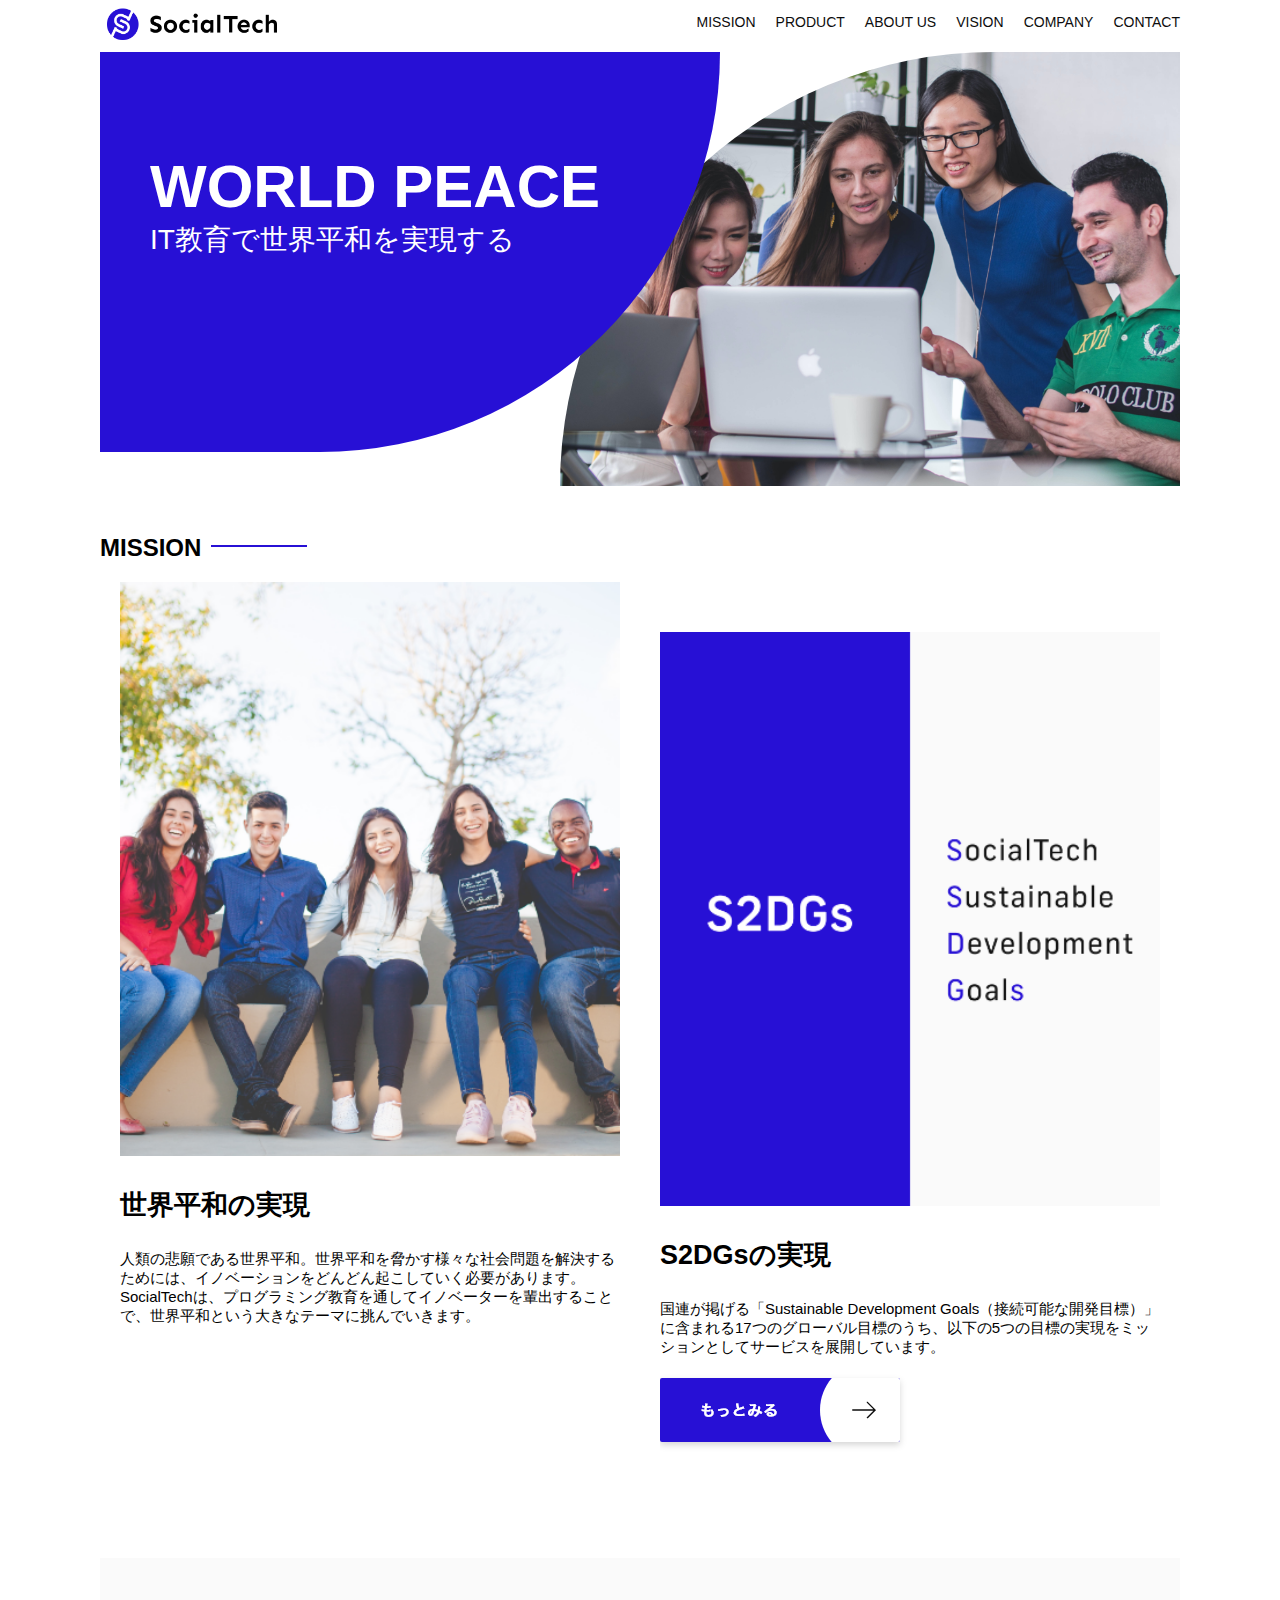
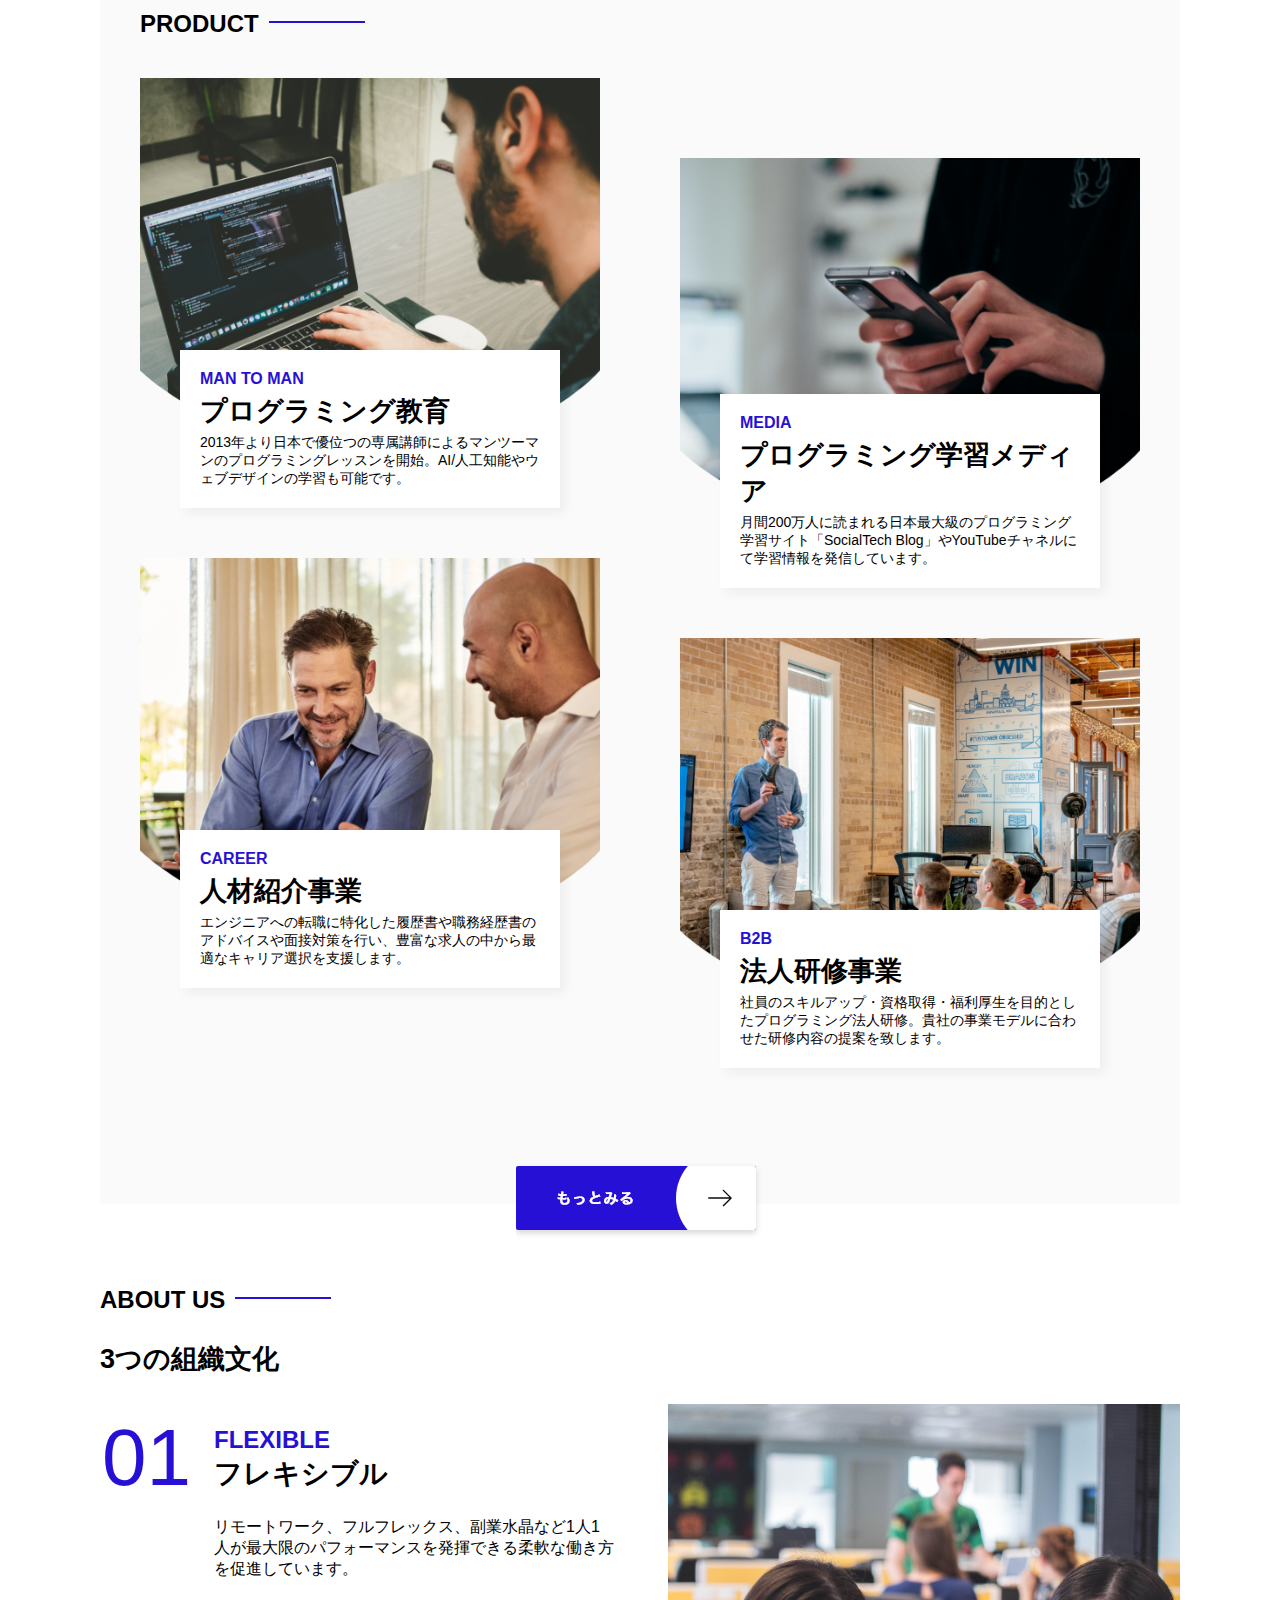
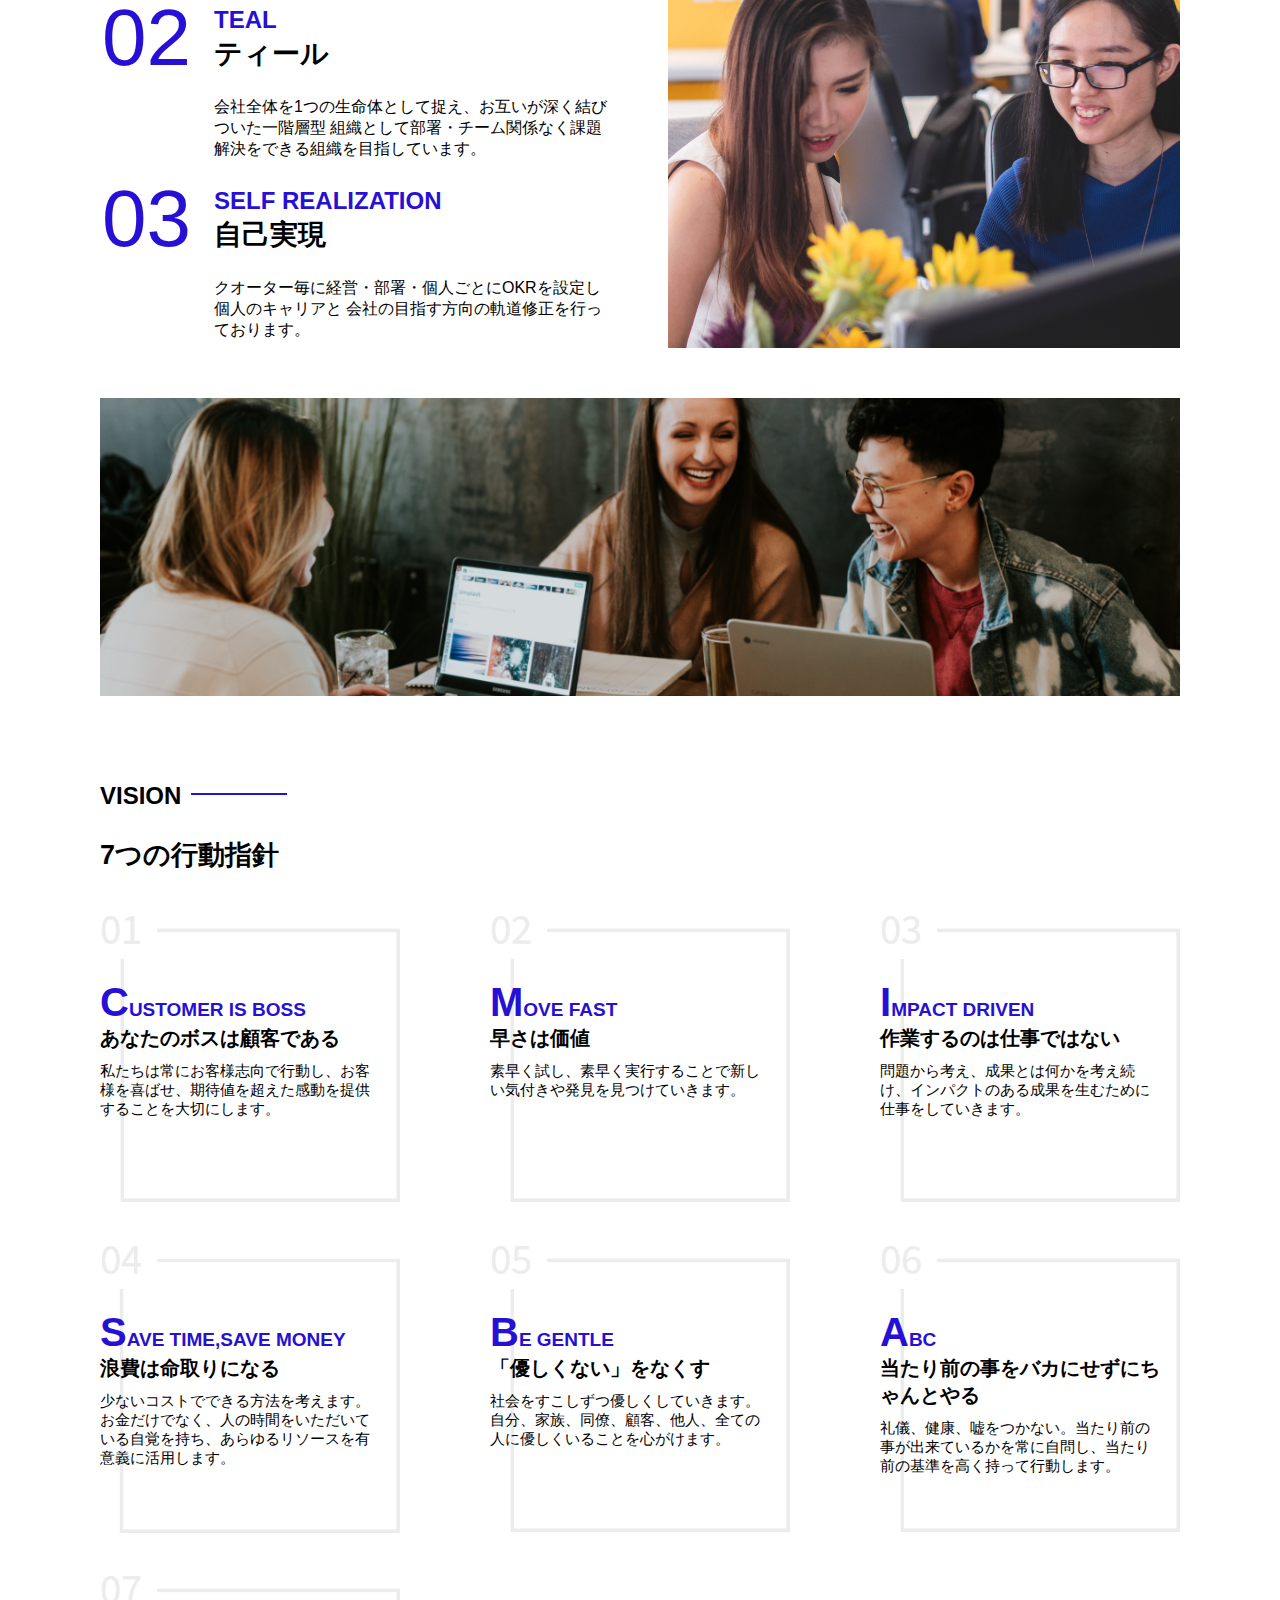
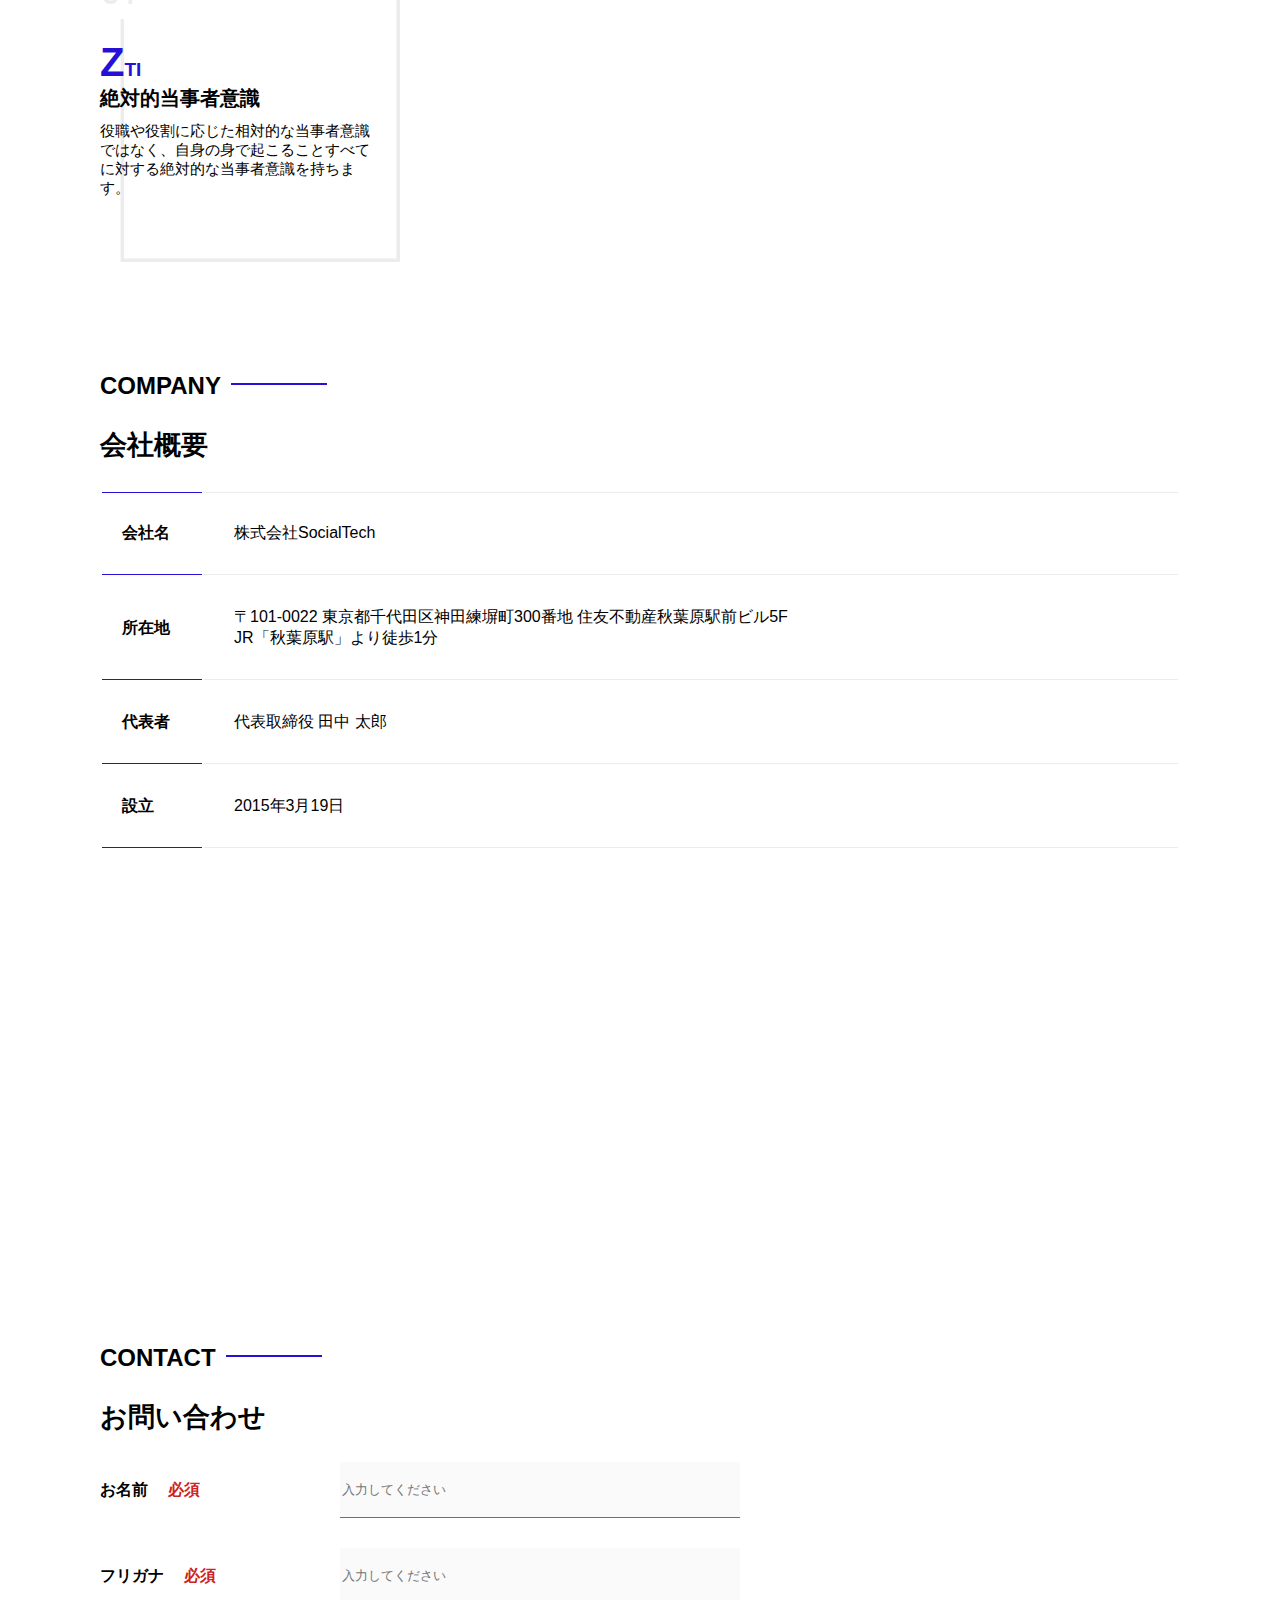
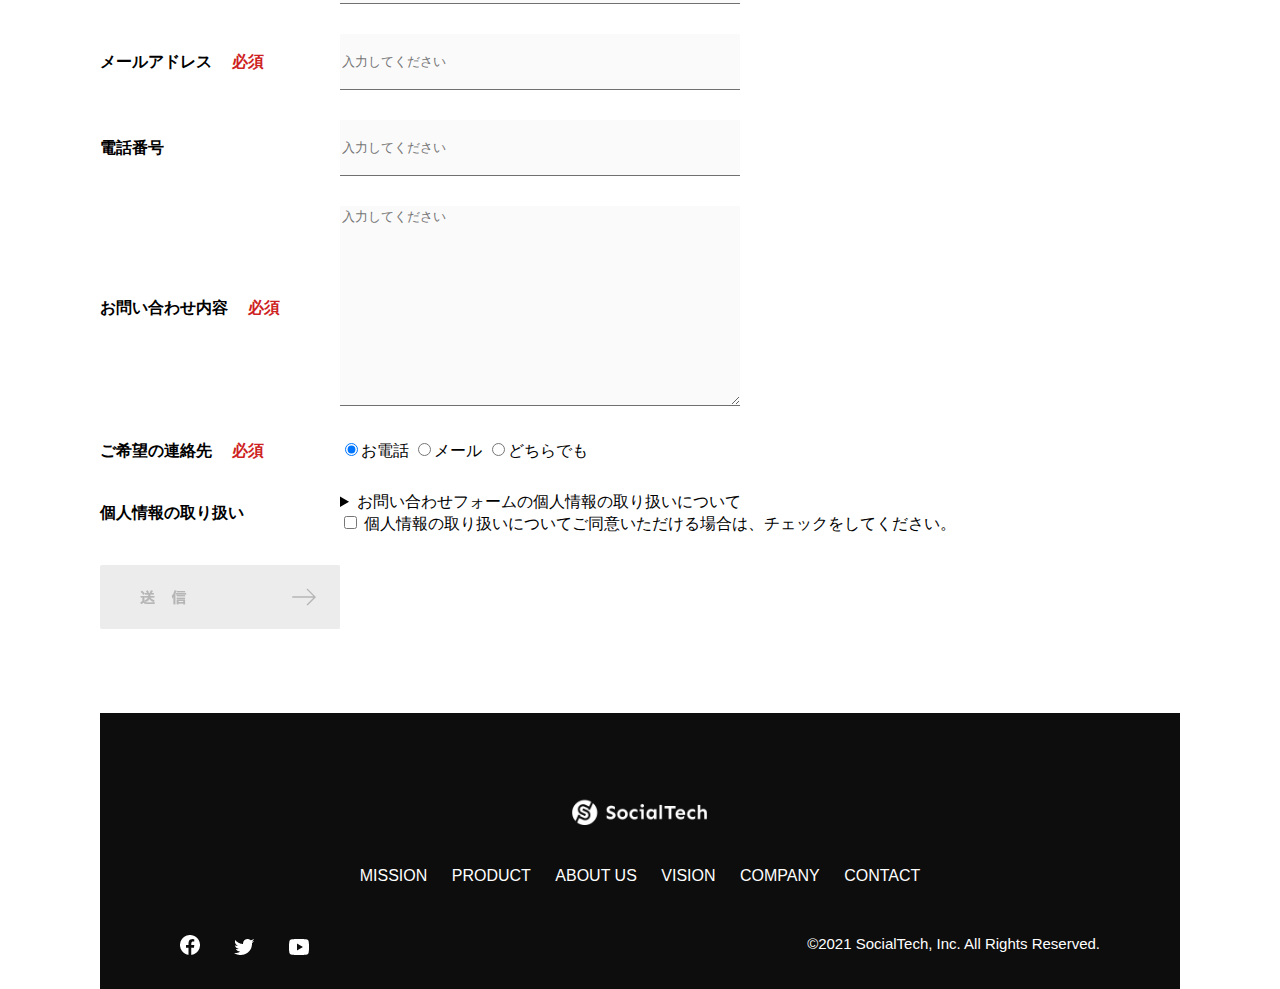
<file: socialtech/index.html>
<!DOCTYPE html>
<html>
  <head>
    <title>SocialTech</title>
    <meta charset="UTF-8">
    <meta name="descripsion" content="SocialTechはEdTech業界のリーディングカンパニーを目指します。">
    <meta name="viewport" content="width=device-width, initial-scale=1.0">
    <link rel="stylesheet" href="style.css">
  </head>
  <body>
    <header>
      <a href="index.html" id="logo">
        <img src="images/logo.png" alt="トップページに戻る">
      </a>
      <nav id="nav-pc">
        <ul>
          <li><a href="mission.html">MISSION</a></li>
          <li><a href="product.html">PRODUCT</a></li>
          <li><a href="index.html#aboutus">ABOUT US</a></li>
          <li><a href="index.html#vision">VISION</a></li>
          <li><a href="index.html#company">COMPANY</a></li>
          <li><a href="index.html#contact">CONTACT</a></li>
        </ul>
      </nav>
       <!-- スマホ用メニューボタン -->
       <button id="menu-sp" onclick="document.getElementById('nav-sp').style.display = 'block'">
        <img src="images/button-menu.png" alt="ナビゲーションを開く">
      </button>
      <!-- スマホ用ナビゲーション -->
       <div id="nav-sp">
        <button id="close" onclick="document.getElementById('nav-sp').style.display = 'none'">
          <img src="images/button-close.png" alt="ナビゲーションを閉じる">
        </button>
        
        <nav>
          <ul>
            <li>
              <a id="logo-sp" href="index.html" onclick="document.getElementById('nav-sp').style.display = 'none'"><img src="images/logo-sp.png" alt="トップページに戻る"></a>
            </li>
            <li><a class="menu" href="mission.html" onclick="document.getElementById('nav-sp').style.display = 'none'">MISSION</a></li>
            <li><a class="menu" href="product.html" onclick="document.getElementById('nav-sp').style.display = 'none'">PRODUCT</a></li>
            <li><a class="menu" href="index.html#aboutus" onclick="document.getElementById('nav-sp').style.display = 'none'">ABOUT US</a></li>
            <li><a class="menu" href="index.html#vision" onclick="document.getElementById('nav-sp').style.display = 'none'">VISION</a></li>
            <li><a class="menu" href="index.html#company" onclick="document.getElementById('nav-sp').style.display = 'none'">COMPANY</a></li>
            <li><a class="menu" href="index.html#contact" onclick="document.getElementById('nav-sp').style.display = 'none'">CONTACT</a></li>
          </ul>
        </nav>
        <div id="sns">
          <a href="https://www.facebook.com/sejuku2013">
            <img src="images/button-facebook.png" alt="Facebookのリンク">
          </a>
          <a href="https://twitter.com/samuraijuku">
            <img src="images/button-twitter.png" alt="Twitterのリンク">
          </a>
          <a href="https://www.youtube.com/channel/UCCFOQO5aDK0xXam4cUQXT8g">
            <img src="images/button-youtube.png" alt="YouTubeのリンク">
          </a>
        </div>
       </div>
    </header>
    <main>
      <article>
        <section id="main-visual">
          <div id="main-message">
            <h1>WORLD PEACE</h1>
            <p>IT教育で世界平和を実現する</p>
          </div>
          <img src="images/index/index-main.png" alt="PCの周りに集まる多国籍の仲間たち">
        </section>
        <section id="mission">
          <h2 class="index-h2">MISSION</h2>
          <div id="mission-flex">
            <div>
              <img id="mission-photo" src="images/index/index-mission.png" alt="屋外のベンチで写真を撮影する多国籍の仲間たち">
              <h3>世界平和の実現</h3>
              <p>
                人類の悲願である世界平和。世界平和を脅かす様々な社会問題を解決するためには、イノベーションをどんどん起こしていく必要があります。SocialTechは、プログラミング教育を通してイノベーターを輩出することで、世界平和という大きなテーマに挑んでいきます。
              </p>
            </div>
            <div>
              <img id="s2dgs" src="images/index/s2dgs.png" alt="S2DGs">
              <h3>S2DGsの実現</h3>
              <p>国連が掲げる「Sustainable Development Goals（接続可能な開発目標）」に含まれる17つのグローバル目標のうち、以下の5つの目標の実現をミッションとしてサービスを展開しています。</p>
              <a href="mission.html">
                <img src="images/button-more.png" alt="もっとみる">
              </a>
            </div>
          </div>
        </section>
        <section id="product">
          <h2 class="index-h2">PRODUCT</h2>
           <div class="product-flex">
             <div id="product-left">
              <div>
               <img class="product-photo" src="images/index/index-mantoman.png" alt="PCでコードを書く男性">
               <div class="product-explain">
                 <span>MAN TO MAN</span>
                 <h3>プログラミング教育</h3>
                 <p>2013年より日本で優位つの専属講師によるマンツーマンのプログラミングレッスンを開始。AI/人工知能やウェブデザインの学習も可能です。</p>
               </div>
              </div>
              <div>
               <img class="product-photo" src="images/index/index-career.png" alt="笑顔で話し合う2人の男性">
               <div class="product-explain">
                 <span>CAREER</span>
                 <h3>人材紹介事業</h3>
                 <p>エンジニアへの転職に特化した履歴書や職務経歴書のアドバイスや面接対策を行い、豊富な求人の中から最適なキャリア選択を支援します。</p>
               </div>
              </div>
             </div>
             <div id="product-right">
              <div>
                <img class="product-photo" src="images/index/index-media.png" alt="スマートフォンを操作する人">
                <div class="product-explain">
                  <span>MEDIA</span>
                  <h3>プログラミング学習メディア</h3>
                  <p>月間200万人に読まれる日本最大級のプログラミング学習サイト「SocialTech Blog」やYouTubeチャネルにて学習情報を発信しています。</p>
                </div>
              </div>
              <div>
                <img class="product-photo" src="images/index/index-b2b.png" alt="講演中の男性とそれを聴く人々">
                <div class="product-explain">
                  <span>B2B</span>
                  <h3>法人研修事業</h3>
                  <p>社員のスキルアップ・資格取得・福利厚生を目的としたプログラミング法人研修。貴社の事業モデルに合わせた研修内容の提案を致します。</p>
                </div>
              </div>
             </div>
           </div>  
             <div id="product-more">
               <a href="product.html">
                 <img src="images/button-more.png" alt="もっとみる">
               </a>
             </div>
         </section>
         <section id="aboutus">
           <h2 class="index-h2">ABOUT US</h2>
           <h3>3つの組織文化</h3>
           <div>
             <table class="culture-table">
               <tr>
                 <td class="culture-num">01</td>
                 <th><span class="culture-en">FLEXIBLE</span><br>フレキシブル</th>
               </tr>
               <tr>
                 <td>

                 </td>
                 <td class="culture-description">リモートワーク、フルフレックス、副業水晶など1人1人が最大限のパフォーマンスを発揮できる柔軟な働き方を促進しています。</td>
               </tr>
               <tr>
                 <td class="culture-num">02</td>
                 <th><span class="culture-en">TEAL</span><br>ティール</th>
               </tr>
               <tr>
                 <td>

                 </td>
                 <td class="culture-description">会社全体を1つの生命体として捉え、お互いが深く結びついた一階層型 組織として部署・チーム関係なく課題解決をできる組織を目指しています。</td>
               </tr>
               <tr>
                 <td class="culture-num">03</td>
                 <th><span class="culture-en">SELF REALIZATION</span><br>自己実現</th>
               </tr>
               <tr>
                 <td>

                 </td>
                 <td class="culture-description">クオーター毎に経営・部署・個人ごとにOKRを設定し個人のキャリアと 会社の目指す方向の軌道修正を行っております。</td>
               </tr>
             </table>
             <img class="culture-img" src="images/index/index-aboutus1.png" alt="笑顔で話し合う2人の女性">
           </div>
           <img class="culture-img2" src="images/index/index-aboutus2.png" alt="笑顔で話し合う3人の男女">
         </section>
         <!-- VISION -->
          <section id="vision">
            <h2 class="index-h2">VISION</h2>
            <h3>7つの行動指針</h3>
            <div>
                <div class="vision-box">
                  <img src="images/index/vision-01.png" alt="01">
                  <div>
                    <h4>CUSTOMER IS BOSS</h4>
                    <h5>あなたのボスは顧客である</h5>
                    <p>私たちは常にお客様志向で行動し、お客様を喜ばせ、期待値を超えた感動を提供することを大切にします。</p>
                  </div>
                </div>
                <div class="vision-box">
                  <img src="images/index/vision-02.png" alt="02">
                  <div>
                    <h4>MOVE FAST</h4>
                    <h5>早さは価値</h5>
                    <p>素早く試し、素早く実行することで新しい気付きや発見を見つけていきます。</p>
                  </div>
                </div>
                <div class="vision-box">
                  <img src="images/index/vision-03.png" alt="03">
                  <div>
                    <h4>IMPACT DRIVEN</h4>
                    <h5>作業するのは仕事ではない</h5>
                    <p>問題から考え、成果とは何かを考え続け、インパクトのある成果を生むために仕事をしていきます。</p>
                  </div>
                </div>
                <div class="vision-box">
                  <img src="images/index/vision-04.png" alt="04">
                  <div>
                    <h4>SAVE TIME,SAVE MONEY</h4>
                    <h5>浪費は命取りになる</h5>
                    <p>少ないコストでできる方法を考えます。お金だけでなく、人の時間をいただいている自覚を持ち、あらゆるリソースを有意義に活用します。</p>
                  </div>
                </div>
                <div class="vision-box">
                  <img src="images/index/vision-05.png" alt="05">
                  <div>
                    <h4>BE GENTLE</h4>
                    <h5>「優しくない」をなくす</h5>
                    <p>社会をすこしずつ優しくしていきます。自分、家族、同僚、顧客、他人、全ての人に優しくいることを心がけます。</p>
                  </div>
                </div>
                <div class="vision-box">
                  <img src="images/index/vision-06.png" alt="06">
                  <div>
                    <h4>ABC</h4>
                    <h5>当たり前の事をバカにせずにちゃんとやる</h5>
                    <p>礼儀、健康、嘘をつかない。当たり前の事が出来ているかを常に自問し、当たり前の基準を高く持って行動します。</p>
                  </div>
                </div>
                <div class="vision-box">
                  <img src="images/index/vision-07.png" alt="07">
                  <div>
                    <h4>ZTI</h4>
                    <h5>絶対的当事者意識</h5>
                    <p>役職や役割に応じた相対的な当事者意識ではなく、自身の身で起こることすべてに対する絶対的な当事者意識を持ちます。</p>
                  </div>
                </div>
            </div>
          </section>
          <!-- COMPANY -->
           <section id="company">
            <h2 class="index-h2">COMPANY</h2>
            <h3>会社概要</h3>
               <table id="company-table">
                 <tr>
                   <th class="tableheader tableheader-first">会社名</th>
                   <td class="cell cell-first">株式会社SocialTech</td>
                 </tr>
                 <tr>
                    <th class="tableheader">所在地</th>
                    <td class="cell">〒101-0022 東京都千代田区神田練塀町300番地 住友不動産秋葉原駅前ビル5F<br>JR「秋葉原駅」より徒歩1分</td>
                 </tr>
                 <tr>
                    <th class="tableheader">代表者</th>
                    <td class="cell">代表取締役 田中 太郎</td>
                 </tr>
                 <tr>
                    <th class="tableheader">設立</th>
                    <td class="cell">2015年3月19日</td>
                 </tr>
               </table>
            <iframe
              src="https://www.google.com/maps/embed?pb=!1m18!1m12!1m3!1d3240.0688540195165!2d139.7746526!3d35.6999232!2m3!1f0!2f0!3f0!3m2!1i1024!2i768!4f13.1!3m3!1m2!1s0x60188fee13660e23%3A0x77137876edf742ac!2z5L2P5Y-L5LiN5YuV55Sj56eL6JGJ5Y6f6aeF5YmN44OT44Or!5e0!3m2!1sja!2sjp!4v1743334179931!5m2!1sja!2sjp"
              style="border:0;" allowfullscreen="" loading="lazy">
            </iframe>
           </section>
        <!-- お問い合わせフォーム -->
        <section id="contact">
           <h2 class="contact">CONTACT</h2>
           <h3>お問い合わせ</h3>
           <form>
             <div>
                <div class="contact-heading">
                   <label class="contact-label">お名前<span class="contact-span">必須</span></label>
                </div>
                <div>
                   <input type="text" name="name" placeholder="入力してください" class="contact-textbox">
                </div>
             </div>
             <div>
                <div class="contact-heading">
                    <label class="contact-label">フリガナ<span class="contact-span">必須</span></label>
                </div>
                <div>
                    <input type="text" name="hurigana" placeholder="入力してください" class="contact-textbox">
                </div>
             </div>
             <div>
                <div class="contact-heading">
                    <label class="contact-label">メールアドレス<span class="contact-span">必須</span></label>
                </div>
                <div>
                    <input type="text" name="email" placeholder="入力してください" class="contact-textbox">
                </div>
             </div>
             <div>
                <div class="contact-heading">
                     <label class="contact-label">電話番号</label>
                </div>
                <div>
                     <input type="text" name="tel" placeholder="入力してください" class="contact-textbox">
                </div>
              </div>
              <div>
                <div class="contact-heading">
                     <label class="contact-label">お問い合わせ内容<span class="contact-span">必須</span></label>
                </div>
                <div>
                     <textarea class="contact-textarea" placeholder="入力してください" name="message"></textarea>
                </div>
              </div>
              <div>
                <div class="contact-heading">
                     <label class="contact-label">ご希望の連絡先<span class="contact-span">必須</span></label>
                </div>
                <div>
                     <input class="radiobutton" type="radio" value="tel" name="contact" checked><label>お電話</label>
                     <input class="radiobutton" type="radio" value="tel" name="contact"><label>メール</label>
                     <input class="radiobutton" type="radio" value="tel" name="contact"><label>どちらでも</label>
                </div>
              </div>
                <div>
                  <div class="contact-heading">
                    <label class="contact-label">個人情報の取り扱い</label>
                  </div>
                  <div>
                    <details>
                      <summary>お問い合わせフォームの個人情報の取り扱いについて</summary>
                      <div>
                        <dl>
                          <dt>１．組織の名称又は氏名</dt>
                          <dd>株式会社SocialTech</dd>
                          <dt>２．個人情報保護管理者（若しくはその代理人）の氏名又は職名、所属及び連絡先</dt>
                          <dd>
                            <p>鈴木 一郎 コーポレート部</p>
                            <p>メールアドレス：samurai@example.com</p>
                            <p>TEL：03-1234-5678</p>
                          </dd>
                          <dt>３．個人情報の利用目的</dt>
                          <dd>
                            <ul>
                              <li>本サービス及び本サービスに関連する情報の提供又はそれらに関する連絡のため</li>
                              <li>ユーザーの本人確認のため</li>
                              <li>当社サービスのご案内のため</li>
                              <li>当社の商品等の広告または宣伝（電子メールによるものを含むものとします。）</li>
                            </ul>
                          </dd>
                          <dt>４．個人情報の取り扱い業務の委託</dt>
                          <dd>個人情報の取扱業務の全部または一部を外部に業務委託する場合があります。その際、弊社は、個人情報を適切に保護できる管理体制を敷き実行していることを条件として委託先を厳選したうえで、機密保持契約を委託先と締結し、お客様の個人情報を厳密に管理させます。</dd>
                          <dt>５．個人情報の開示等の請求</dt>
                          <dd>
                            お客様は、弊社に対してご自身の個人情報の開示等（利用目的の通知、開示、内容の訂正・追加・削除、利用の停止または消去、第三者への提供の停止）に関して、当社問合わせ窓口に申し出ることができます。<br>
                            その際、弊社はお客様ご本人を確認させていただいたうえで、合理的な期間内に対応いたします。<br>
                            なお、個人情報に関する弊社問合わせ先は、次の通りです。
                          </dd>
                          <dd>
                            <p>株式会社SocialTech  個人情報問合せ窓口</p>
                            <p>〒150-0043  東京都千代田区神田練塀町300番地 住友不動産秋葉原駅前ビル5F</p>
                            <p>メールアドレス：samurai@example.com  TEL：03-1234-5678</p>
                          </dd>

                          <dt>６．個人情報を提供されることの任意性について</dt>
                          <dd>お客様がご自身の個人情報を弊社に提供されるか否かは、お客様のご判断によりますが、もしご提供されない場合には、適切なサービスが提供できない場合がありますので予めご了承ください。</dd>
                        </dl>
                      </div>
                    </details>
                    <input type="checkbox" name="agree">
                    <span>個人情報の取り扱いについてご同意いただける場合は、チェックをしてください。</span>
                  </div>
                </div>
                 <input type="image" src="images/button-submit.png" alt="送信する">
           </form>
        </section>
      </article>
    </main>

    <footer>
      <div id="footer-logo">
        <img src="images/logo-sp.png" alt="SocialTech">
      </div>
      <div id="footer-link">
        <a href="mission.html">MISSION</a>
        <a href="product.html">PRODUCT</a>
        <a href="index.html#aboutus">ABOUT US</a>
        <a href="index.html#vision">VISION</a>
        <a href="index.html#company">COMPANY</a>
        <a href="index.html#contact">CONTACT</a>
      </div>
      <div id="sns-footer">
        <div class="sns-btns">
          <a href="https://www.facebook.com/sejuku2013"><img src="images/button-facebook.png" alt="Facebookのリンク"></a>
          <a href="https://twitter.com/samuraijuku"><img src="images/button-twitter.png" alt="Twitterのリンク"></a>
          <a href="https://www.youtube.com/channel/UCCFOQO5aDK0xXam4cUQXT8g"><img src="images/button-youtube.png" alt="YouTubeのリンク"></a>
        </div>
        <p id="copyright">&copy;2021 SocialTech, Inc. All Rights Reserved.</p>
      </div>
    </footer>
  </body>
</html>
</file>
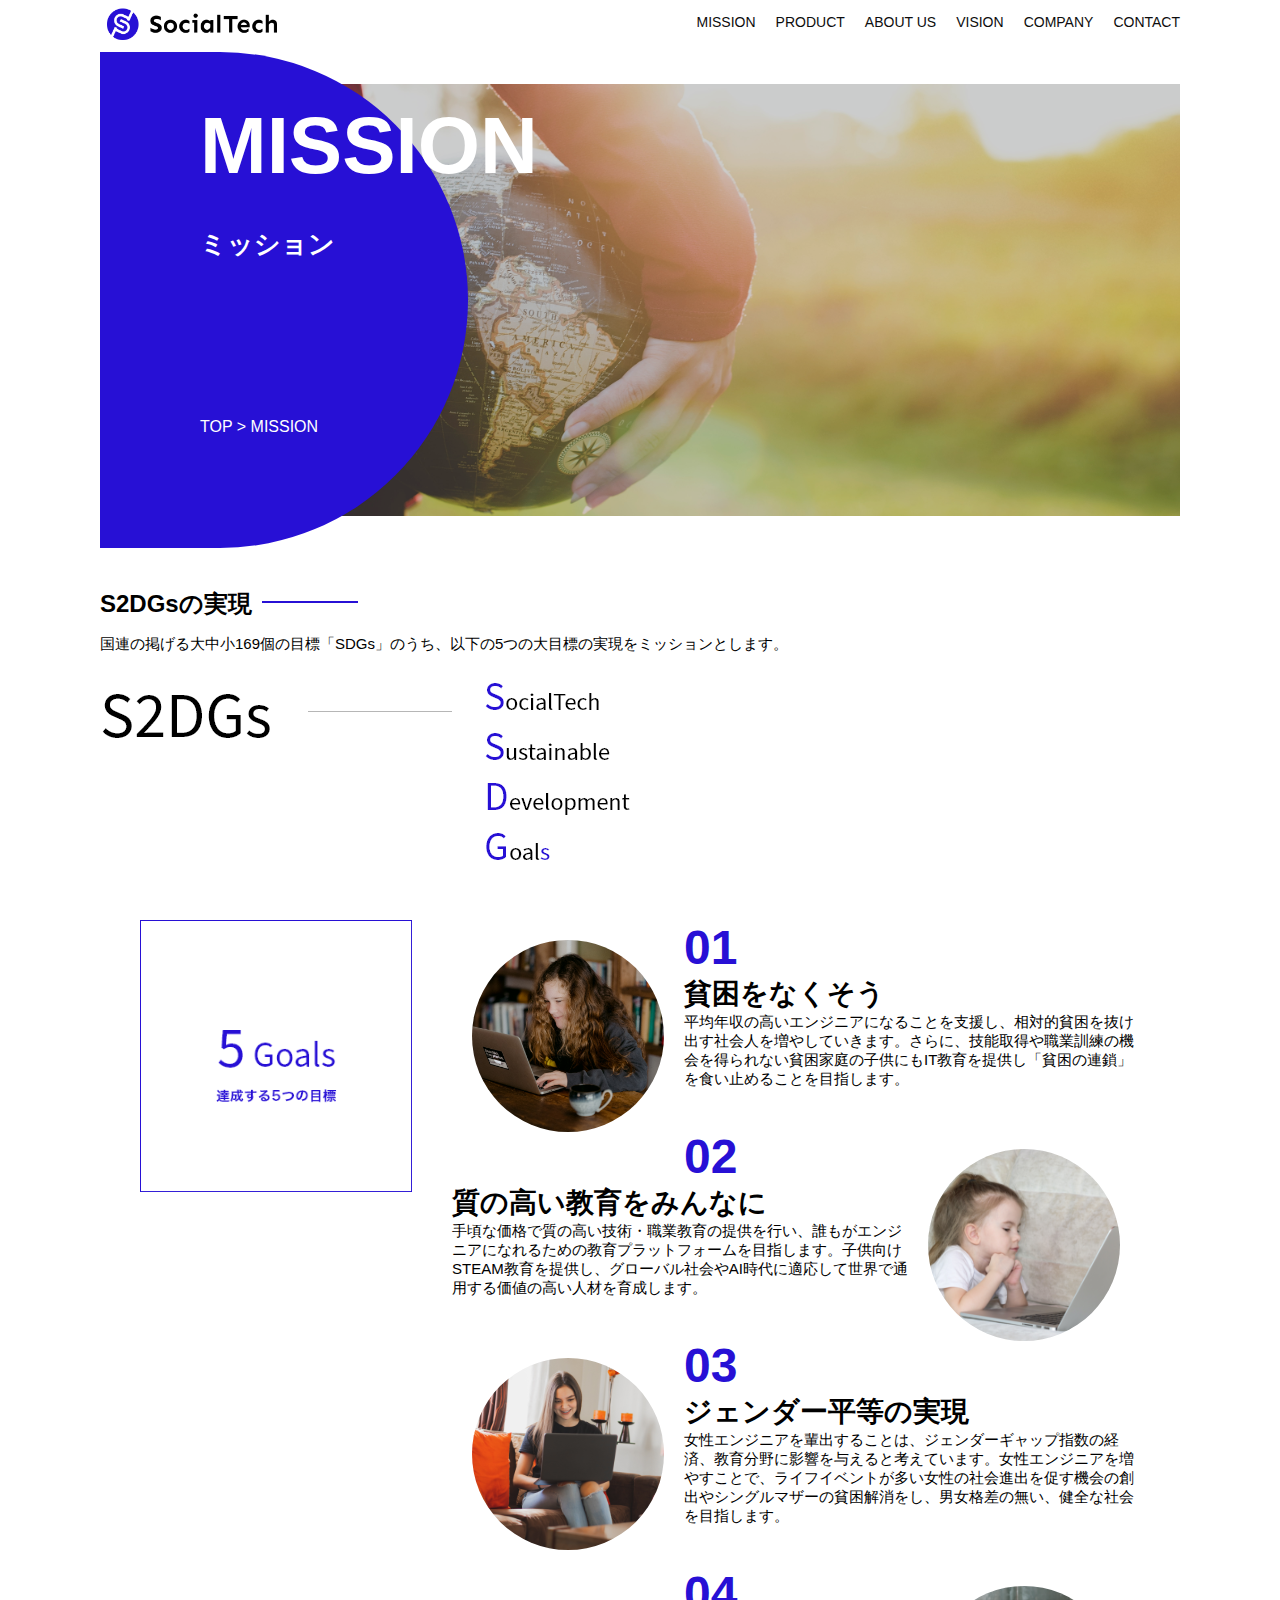
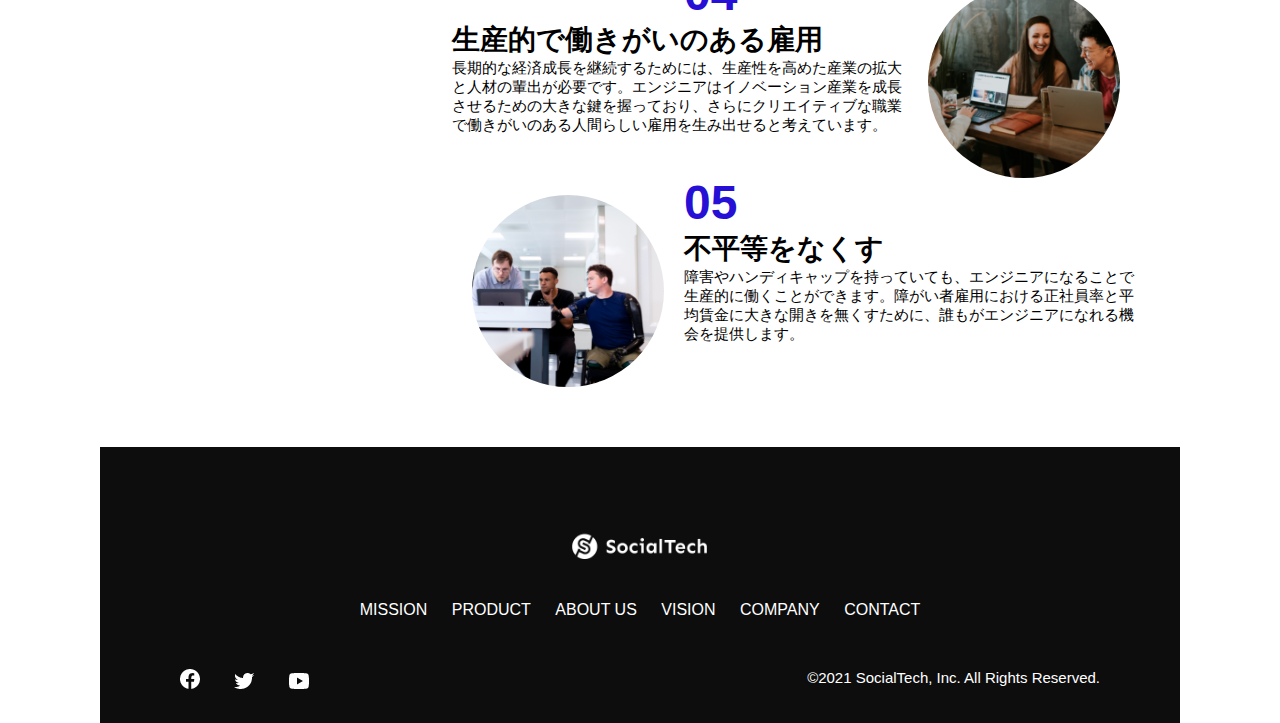
<file: socialtech/mission.html>
<!DOCTYPE html>
<html>
  <head>
    <title>SocialTech - MISSION ミッション -</title>   
    <meta charset="utf-8">
    <meta name="description" content="SocialTechが目指す5つの目標（S2DGs）を紹介します">
    <meta name="viewport" content="width=deveice-width, initial-scale=1.0">
    <link rel="stylesheet" href="style.css">
  </head>

  <body>
    <!-- ヘッダー -->
     <header>
       <!-- ロゴ -->
       <a href="index.html" id="logo">
        <img src="images/logo.png" alt="トップページに戻る">
       </a>

       <!-- pc用ナビーゲーション -->
       <nav id="nav-pc">
         <ul>
           <li><a href="mission.html">MISSION</a></li>
           <li><a href="product.html">PRODUCT</a></li>
           <li><a href="index.html#aboutus">ABOUT US</a></li>
           <li><a href="index.html#vision">VISION</a></li>
           <li><a href="index.html#company">COMPANY</a></li>
           <li><a href="index.html#contact">CONTACT</a></li>
         </ul>
       </nav>

       <!-- スマホ用メニューボタン -->
       <button id="menu-sp" onclick="document.getElementById('nav-sp').style.display = 'block'">
         <img src="images/button-menu.png" alt="ナビゲーションを開く">
       </button>

       <!-- スマホ用ナビゲーション -->
       <div id="nav-sp">
         <button id="close" onclick="document.getElementById('nav-sp').style.display = 'block'">
           <img src="images/button-close.png" alt="ナビゲーションを閉じる">
         </button>

         <nav>
           <ul>
             <li>
               <a id="logo-sp" href="index.html" onclick="document.getElementById('nav-sp').style.display = 'none'"><img src="images/logo-sp.png" alt="トップページに戻る"></a>
             </li>
             <li><a class="menu" href="mission.html" onclick="document.getElementById('nav-sp').style.display = 'none'">MISSION</a></li>
             <li><a class="menu" href="product.html" onclick="document.getElementById('nav-sp').style.display = 'none'">PRODUCT</a></li>
             <li><a class="menu" href="index.html#aboutus" onclick="document.getElementById('nav-sp').style.display = 'none'">ABOUT US</a></li>
             <li><a class="menu" href="index.html#vision" onclick="document.getElementById('nav-sp').style.display = 'none'">VISION</a></li>
             <li><a class="menu" href="index.html#company" onclick="document.getElementById('nav-sp').style.display = 'none'">COMPANY</a></li>
             <li><a class="menu" href="index.html#contact" onclick="document.getElementById('nav-sp').style.display = 'none'">CONTACT</a></li>
           </ul>
         </nav>
         <div id="sns">
           <a href="https://www.facebook.com/sejuku2013">
             <img src="images/button-facebook.png" alt="Facebookのリンク">
           </a>
           <a href="https://twitter.com/samuraijuku">
             <img src="images/button-twitter.png" alt="Twitterのリンク">
           </a>
           <a href="https://www.youtube.com/channel/UCCFOQO5aDK0xXam4cUQXT8g">
             <img src="images/button-youtube.png" alt="YouTubeのリンク">
           </a>
         </div>
       </div>
     </header>

     <main>
       <article>
         <section id="mission-main">
            <div class="mission-main-inner">
              <div id="mission-title">
                <h1>MISSION<br><span>ミッション</span></h1>
                <p>TOP > MISSION</p>
              </div>
            </div>
         </section>

         <section id="mission-s2dgs">
             <h2 class="mission-h2">S2DGsの実現</h2>
             <p>国連の掲げる大中小169個の目標「SDGs」のうち、以下の5つの大目標の実現をミッションとします。</p>
             <img src="images/mission/mission-s2dgs.png" alt="S2DGs">
         </section>

         <section id="mission-five-goals">
           <div class="five-goals-image">
             <img src="images/mission/mission-5goals.png" alt="5Goals">         
           </div>
           <div class="five-goals-read">
             <div>
               <img class="fivegoals-image-left" src="images/mission/mission-5goals01.png" alt="PCを操作する女の子">
               <span class="fivegoals-number">01</span>
               <h3 class="fivegoals-h3">貧困をなくそう</h3>
               <p class="fivegoals-p">平均年収の高いエンジニアになることを支援し、相対的貧困を抜け出す社会人を増やしていきます。さらに、技能取得や職業訓練の機会を得られない貧困家庭の子供にもIT教育を提供し「貧困の連鎖」を食い止めることを目指します。</p>
             </div>
             <div>
               <img class="fivegoals-image-right" src="images/mission/mission-5goals02.png" alt="PCを見つめる小さい女の子">
               <span class="fivegoals-number">02</span>
               <h3 class="fivegoals-h3">質の高い教育をみんなに</h3>
               <p class="fivegoals-p">手頃な価格で質の高い技術・職業教育の提供を行い、誰もがエンジニアになれるための教育プラットフォームを目指します。子供向けSTEAM教育を提供し、グローバル社会やAI時代に適応して世界で通用する価値の高い人材を育成します。</p>
             </div>
             <div>
               <img class="fivegoals-image-left" src="images/mission/mission-5goals03.png" alt="PCを操作する女性">

               <span class="fivegoals-number">03</span>
               <h3 class="fivegoals-h3">ジェンダー平等の実現</h3>
               <p class="fivegoals-p">女性エンジニアを輩出することは、ジェンダーギャップ指数の経済、教育分野に影響を与えると考えています。女性エンジニアを増やすことで、ライフイベントが多い女性の社会進出を促す機会の創出やシングルマザーの貧困解消をし、男女格差の無い、健全な社会を目指します。</p>
             </div>
             <div>
               <img class="fivegoals-image-right" src="images/mission/mission-5goals04.png" alt="笑顔で話し合う3人の男女">
               <span class="fivegoals-number">04</span>
               <h3 class="fivegoals-h3">生産的で働きがいのある雇用</h3>
               <p class="fivegoals-p">長期的な経済成長を継続するためには、生産性を高めた産業の拡大と人材の輩出が必要です。エンジニアはイノベーション産業を成長させるための大きな鍵を握っており、さらにクリエイティブな職業で働きがいのある人間らしい雇用を生み出せると考えています。</p>
             </div>
             <div>
               <img class="fivegoals-image-left" src="images/mission/mission-5goals05.png" alt="障害を持つ男性が生き生きと働く様子">
               <span class="fivegoals-number">05</span>
               <h3 class="fivegoals-h3">不平等をなくす</h3>
               <p class="fivegoals-p">障害やハンディキャップを持っていても、エンジニアになることで生産的に働くことができます。障がい者雇用における正社員率と平均賃金に大きな開きを無くすために、誰もがエンジニアになれる機会を提供します。</p>
             </div>
           </div>
         </section>

       </article>
     </main>

     <footer>
       <div id="footer-logo">
         <img src="images/logo-sp.png" alt="SocialTech">
       </div>
       <div id="footer-link">
         <a href="mission.html">MISSION</a>
         <a href="product.html">PRODUCT</a>
         <a href="index.html#aboutus">ABOUT US</a>
         <a href="index.html#vision">VISION</a>
         <a href="index.html#company">COMPANY</a>
         <a href="index.html#contact">CONTACT</a>
       </div>
       <div id="sns-footer">
         <div class="sns-btns">
           <a href="https://www.facebook.com/sejuku2013"><img src="images/button-facebook.png" alt="Facebookのリンク"></a>
           <a href="https://twitter.com/samuraijuku"><img src="images/button-twitter.png" alt="Twitterのリンク"></a>
           <a href="https://www.youtube.com/channel/UCCFOQO5aDK0xXam4cUQXT8g"><img src="images/button-youtube.png" alt="YouTubeのリンク"></a>
         </div>
         <p id="copyright">&copy;2021 SocialTech, Inc. All Rights Reserved.</p>
       </div>
     </footer>

  </body>
</html>
</file>
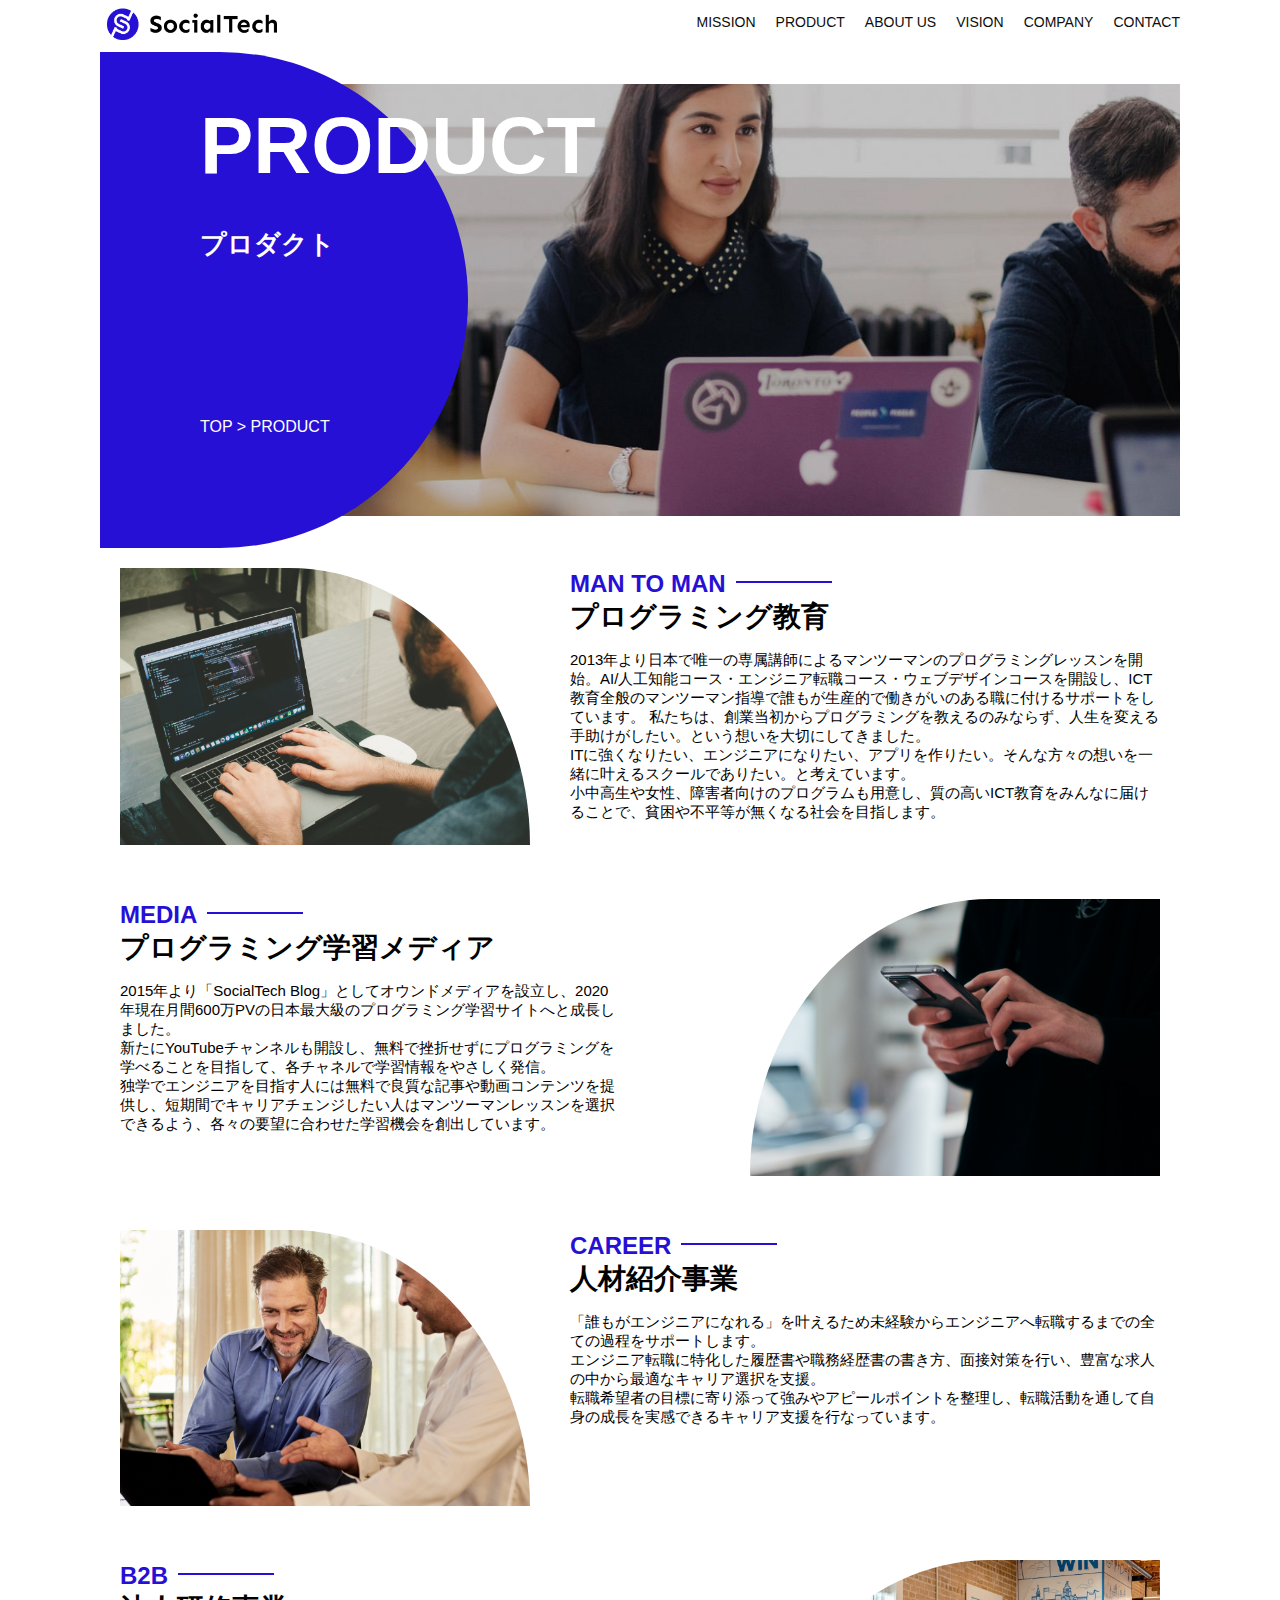
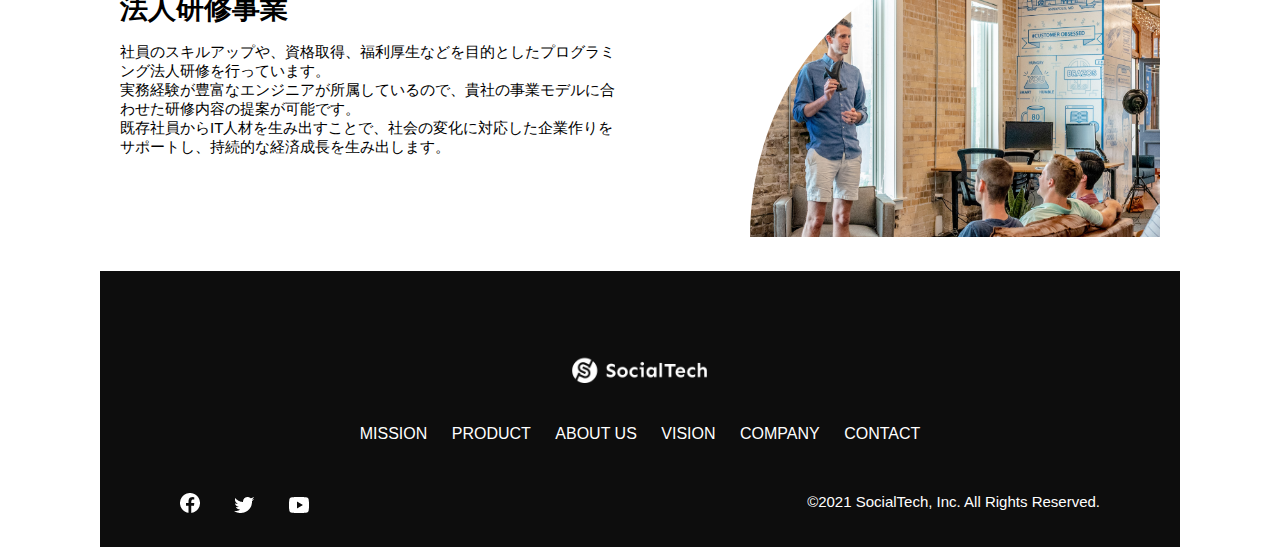
<file: socialtech/product.html>
<!DOCTYPE html>
<html>
  <head>
    <title>SocialTech -PRODUCT プロダクト-</title>
    <meta charset="utf-8">
    <meta name="description" content="SocialTechの4つのプロダクトを紹介します">
    <meta name="viewport" content="width=device-width, initial-scale=1.0">
    <link rel="stylesheet" href="style.css">
  </head>

  <body>
    <!-- ヘッダー -->
    <header>
      <!-- ロゴ -->
      <a href="index.html" id="logo">
        <img src="images/logo.png" alt="トップページに戻る">
      </a>

      <!-- PC用ナビゲーション -->
      <nav id="nav-pc">
        <ul>
          <li><a href="mission.html">MISSION</a></li>
          <li><a href="product.html">PRODUCT</a></li>
          <li><a href="index.html#aboutus">ABOUT US</a></li>
          <li><a href="index.html#vision">VISION</a></li>
          <li><a href="index.html#company">COMPANY</a></li>
          <li><a href="index.html#contact">CONTACT</a></li>
        </ul>
      </nav>

      <!-- スマホ用メニューボタン -->
      <button id="menu-sp" onclick="document.getElementById('nav-sp').style.display = 'block'">
        <img src="images/button-menu.png" alt="ナビゲーションを開く">
      </button>

      <!-- スマホ用ナビゲーション -->
      <div id="nav-sp">
        <button id="close" onclick="document.getElementById('nav-sp').style.display = 'none'">
          <img src="images/button-close.png" alt="ナビゲーションを閉じる">
        </button>

        <nav>
          <ul>
            <li>
              <a id="logo-sp" href="index.html" onclick="document.getElementById('nav-sp').style.display = 'none'"><img src="images/logo-sp.png" alt="トップページに戻る"></a>
            </li>
            <li><a class="menu" href="mission.html" onclick="document.getElementById('nav-sp').style.display = 'none'">MISSION</a></li>
            <li><a class="menu" href="product.html" onclick="document.getElementById('nav-sp').style.display = 'none'">PRODUCT</a></li>
            <li><a class="menu" href="index.html#aboutus" onclick="document.getElementById('nav-sp').style.display = 'none'">ABOUT US</a></li>
            <li><a class="menu" href="index.html#vision" onclick="document.getElementById('nav-sp').style.display = 'none'">VISION</a></li>
            <li><a class="menu" href="index.html#company" onclick="document.getElementById('nav-sp').style.display = 'none'">COMPANY</a></li>
            <li><a class="menu" href="index.html#contact" onclick="document.getElementById('nav-sp').style.display = 'none'">CONTACT</a></li>
          </ul>
        </nav>
        <div id="sns">
          <a href="https://www.facebook.com/sejuku2013">
            <img src="images/button-facebook.png" alt="Facebookのリンク">
          </a>
          <a href="https://twitter.com/samuraijuku">
            <img src="images/button-twitter.png" alt="Twitterのリンク">
          </a>
          <a href="https://www.youtube.com/channel/UCCFOQO5aDK0xXam4cUQXT8g">
            <img src="images/button-youtube.png" alt="YouTubeのリンク">
          </a>
        </div>
      </div>
    </header>

    <main>
      <article>
        <section id="product-main">
          <div class="product-main-inner">
            <div id="product-title">
              <h1>PRODUCT<br><span>プロダクト</span></h1>
              <p>TOP > PRODUCT</p>
            </div>
          </div>
        </section>

        <section class="product-section product-section-left">
          <div class="product-section-img">
            <img src="images/product/product-mantoman.png" alt="PCでコードを書く男性">
          </div>
          <div class="product-read">
            <h2 class="product-h2">MAN TO MAN</h2>
            <h3 class="product-h3">プログラミング教育</h3>
            <p>
              2013年より日本で唯一の専属講師によるマンツーマンのプログラミングレッスンを開始。AI/人工知能コース・エンジニア転職コース・ウェブデザインコースを開設し、ICT教育全般のマンツーマン指導で誰もが生産的で働きがいのある職に付けるサポートをしています。 私たちは、創業当初からプログラミングを教えるのみならず、人生を変える手助けがしたい。という想いを大切にしてきました。<br>ITに強くなりたい、エンジニアになりたい、アプリを作りたい。そんな方々の想いを一緒に叶えるスクールでありたい。と考えています。<br>小中高生や女性、障害者向けのプログラムも用意し、質の高いICT教育をみんなに届けることで、貧困や不平等が無くなる社会を目指します。
            </p>
          </div>
        </section>

        <section class="product-section product-section-right">
          <div class="product-read">
            <h2 class="product-h2">MEDIA</h2>
            <h3 class="product-h3">プログラミング学習メディア</h3>
            <p>2015年より「SocialTech Blog」としてオウンドメディアを設立し、2020年現在月間600万PVの日本最大級のプログラミング学習サイトへと成長しました。<br>新たにYouTubeチャンネルも開設し、無料で挫折せずにプログラミングを学べることを目指して、各チャネルで学習情報をやさしく発信。<br>独学でエンジニアを目指す人には無料で良質な記事や動画コンテンツを提供し、短期間でキャリアチェンジしたい人はマンツーマンレッスンを選択できるよう、各々の要望に合わせた学習機会を創出しています。</p>
          </div>
          <div class="product-section-img">
            <img src="images/product/product-media.png" alt="スマートフォンを操作する人">
          </div>
        </section>

        <section class="product-section product-section-left">
          <div class="product-section-img">
            <img src="images/product/product-career.png" alt="笑顔で話し合う2人の男性">
          </div>
          <div class="product-read">
            <h2 class="product-h2">CAREER</h2>
            <h3 class="product-h3">人材紹介事業</h3>
            <p>「誰もがエンジニアになれる」を叶えるため未経験からエンジニアへ転職するまでの全ての過程をサポートします。<br>エンジニア転職に特化した履歴書や職務経歴書の書き方、面接対策を行い、豊富な求人の中から最適なキャリア選択を支援。<br>転職希望者の目標に寄り添って強みやアピールポイントを整理し、転職活動を通して自身の成長を実感できるキャリア支援を行なっています。<br></p>
          </div>
        </section>

        <section class="product-section product-section-right">
          <div class="product-read">
            <h2 class="product-h2">B2B</h2>
            <h3 class="product-h3">法人研修事業</h3>
            <p>社員のスキルアップや、資格取得、福利厚生などを目的としたプログラミング法人研修を行っています。<br>実務経験が豊富なエンジニアが所属しているので、貴社の事業モデルに合わせた研修内容の提案が可能です。<br>既存社員からIT人材を生み出すことで、社会の変化に対応した企業作りをサポートし、持続的な経済成長を生み出します。</p>
          </div>
          <div class="product-section-img">
            <img src="images/product/product-b2b.png" alt="講演中の男性とそれを聴く人々">
          </div>
        </section>
        
      </article>
    </main>

    <footer>
      <div id="footer-logo">
        <img src="images/logo-sp.png" alt="SocialTech">
      </div>
      <div id="footer-link">
        <a href="mission.html">MISSION</a>
        <a href="product.html">PRODUCT</a>
        <a href="index.html#aboutus">ABOUT US</a>
        <a href="index.html#vision">VISION</a>
        <a href="index.html#company">COMPANY</a>
        <a href="index.html#contact">CONTACT</a>
      </div>
      <div id="sns-footer">
        <div class="sns-btns">
          <a href="https://www.facebook.com/sejuku2013"><img src="images/button-facebook.png" alt="Facebookのリンク"></a>
          <a href="https://twitter.com/samuraijuku"><img src="images/button-twitter.png" alt="Twitterのリンク"></a>
          <a href="https://www.youtube.com/channel/UCCFOQO5aDK0xXam4cUQXT8g"><img src="images/button-youtube.png" alt="YouTubeのリンク"></a>
        </div>
        <p id="copyright">&copy;2021 SocialTech, Inc. All Rights Reserved.</p>
      </div>
    </footer>
    
  </body>
</html>
</file>
<file: socialtech/style.css>
/* PC、スマホ共通スタイル */
* {
  box-sizing: border-box;
}

p {
  font-size: 15px;
}

body {
  max-width: 1080px;
  margin: 0 auto 0 auto;
  font-family: "Source Sans Pro", "Hiragino Kaku Gothic ProN", Meiryo, Arial, sans-serif;
}

header {
  display: flex;
  justify-content: space-between;
}

#nav-pc {
  font-size: 14px;
}

#nav-pc ul {
  display: flex;
  padding-left: 0;
}

#nav-pc li {
  list-style: none;
}

#nav-pc a {
  text-decoration: none;
  margin-left: 20px;
  color: #0d0d0d;
}

#nav-pc a:hover {
  text-decoration: underline;
}

/* スマホ用ナビを非表示 */
#nav-sp,
#menu-sp {
  display: none;
}

#main-visual {
  position: relative;
  height: 400px;
}

#main-message {
  position: absolute;
  top: 0;
  left: 0;
  background-color: #2710d5;
  color: #ffffff;
  border-radius: 0 0 476px 0;
  max-width: 620px;
  height: 100%;
  width: 100%;
  z-index: 11;
}

#main-message > h1 {
  font-size: 60px;
  margin: 100px 0 0 50px;
}

#main-message > p {
  font-size: 28px;
  margin: 0 0 0 50px;
}

#main-visual > img {
  max-width: 620px;
  border-radius: 476px 0 0 0;
  position: absolute;
  top: 0;
  right: 0;
  z-index: 10;
}

h2 {
  margin: 40px 0 0 0;
}

h2::after {
  content: url("images/line.png");
  margin-left: 10px;
}

h3 {
  font-size: 27px;
}

#mission {
  margin: 80px auto 80px auto;
}

#mission-flex {
  display: flex;
}

#mission-flex > div {
  width: 50%;
  margin: 20px;
}

#mission-photo {
  width: 100%;
}

#s2dgs {
  margin-top: 50px;
  width: 100%;
}

/* プロダクト */
#product {
  background-color: #fafafa;
  margin: 80px 0 80px 0;
  padding: 10px 40px 0px 40px;
}

/* 外枠 */
#product .product-flex {
  margin-top: 40px;
  display: flex;
}

/* 左のカラム */
#product-left {
  width: 50%;
  margin-right: 20px;
}

/* 右のカラム */
#product-right {
  width: 50%;
  margin-left: 20px;
  margin-top: 80px;
}

/* 画像＋説明の枠 */
#product-left > div {
  position: relative;
  height: 480px;
  margin-right: 20px;
}
#product-right > div {
  position: relative;
  height: 480px;
  margin-left: 20px;
}

/* 画像 */
.product-photo {
  width: 100%;
}

/* 説明文の枠 */
.product-explain {
  background-color: #ffffff;
  position: absolute;
  left: 0;
  bottom: 50px;
  margin: 0 40px 0 40px;
  padding: 20px;
  box-shadow: 5px 5px 10px rgba(0, 0, 0, 0.05);
}

/* 説明文の英語 */
.product-explain > span {
  color: #2710d5;
  font-weight: bold;
  font-size: 16px;
  margin: 0;
}

/* 説明文の見出し */
.product-explain > h3 {
  margin: 5px 0 5px 0;
}

/* 説明文 */
.product-explain > p {
  font-size: 14px;
  margin: 0;
}

/* もっと見るボタン */
#product-more {
  text-align: center;
}

#product-more a {
  position: relative;
  bottom: -42px;
}

/* ABOUT US */
#aboutus {
  margin: 80px auto 80px auto;
}

/* 3つの組織文化と画像を入れる枠 */
#aboutus > div {
  display: flex;
}

/* 画像 */
.culture-img {
  width: 50%;
  align-self: flex-start;
}

.culture-img2 {
  margin-top: 50px;
  width: 100%;
}

/* 3つの組織文化の表 */
.culture-table {
  margin-right: 50px;
}

/* 番号 */
.culture-num {
  font-size: 80px;
  color: #2710d5;
  padding: 0 20px 0 0;
}

/* 見出し */
.culture-table th {
  text-align: left;
  font-size: 28px;
  font-weight: bold;
}

/* 組織文化英語 */
.culture-en {
  color: #2710d5;
  font-size: 24px;
}

/* 説明文 */
.culture-description {
  margin: 0;
}

/* ビジョン */
#vision {
  margin: 80px auto 80px auto;
}

/* セクション内の外枠 */
#vision > div {
  display: flex;
  justify-content: space-between;
  flex-wrap: wrap;
}

/* 7つの行動指針の枠 */
.vision-box {
  width: 300px;
  height: 300px;
  margin-bottom: 30px;
  position: relative;
}

.vision-box > img {
  width: 100%;
  position: relative;
  z-index: 30px;
}

.vision-box > div {
  position: absolute;
  top: 0;
  left: 0;
  z-index: 31;
  margin-right: 20px;
}

.vision-box > div > h4 {
  color: #2710d5;
  font-size: 19px;
  margin: 80px 0 0 0;
}

.vision-box > div > h4::first-letter {
  font-size: 40px;
}

.vision-box > div >h5 {
  font-size: 20px;
  margin: 0 0 0 0;
}

.vision-box > div > p {
  margin: 10px 0 0 0;
}

/* 会社概要 */
#company {
  margin: 80px auto 80px auto;
}

#company-table {
  width: 100%;
}

.tableheader {
  text-align: left;
  padding: 20px;
  border-bottom-color: #2710d5;
  border-bottom-width: 1px;
  border-bottom-style: solid;
  width: 100px;
}

.tableheader-first {
  border-top-color: #2710d5;
  border-top-width: 1px;
  border-top-style: solid;
}

.cell {
  padding: 30px;
  border-bottom-color: #ececec;
  border-bottom-width: 1px;
  border-bottom-style: solid;
}

.cell-first {
  border-top-color: #ececec;
  border-top-width: 1px;
  border-top-style: solid;
}

#company > iframe {
  width: 100%;
  height: 368px;
  margin-top: 40px;
}

/* お問い合わせ */
#contact {
  margin: 80px auto 80px auto;
}

/* 外枠 */
#contact > form > div {
  display: flex;
  flex-direction: row;
  flex-wrap: wrap;
  padding-bottom: 30px;
}

/* 左列の見出し */
.contact-heading {
  width: 240px;
  align-self: center;
}
/* 見出しのラベル */
.contact-label {
  font-weight: bold;
}
/* 必須 */
.contact-span {
  color: #ce2222;
  margin: 0 0 0 20px;
  font-weight: bold;
}

/* テキストボックス */
.contact-textbox {
  border-top: 0px;
  border-left: 0px;
  border-right: 0px;
  border-bottom-width: 1px;
  border-bottom-color: #707070;
  border-style: solid;
  background-color: #fafafa;
  width: 400px;
  height: 56px;
}

/* お問い合わせ内容のテキストエリア */
.contact-textarea {
  border-top: 0px;
  border-left: 0px;
  border-right: 0px;
  border-bottom-width: 1px;
  border-bottom-color: #707070;
  background-color: #fafafa;
  width: 400px;
  height: 200px;
}

/* 個人情報の取り扱い */
#contact dt {
  font-weight: bold;
}

#contact dd {
  margin: 0 0 16px 0;
}

#contact dd p {
  margin: 0;
}

#contact dd ul {
  padding-left: 0;
}

#contact dd li {
  margin-bottom: 0;
  list-style: none;
}

/* フッター */
footer {
  background-color: #0d0d0d;
  text-align: center;
  padding: 80px 80px 30px 80px;
}

#footer-logo {
  margin-bottom: 30px;
}

#footer-link {
  margin-bottom: 50px;
}

#footer-link > a {
  text-decoration: none;
  margin: 10px;
  color: #ffffff;
}

#footer-link > a:hover {
  text-decoration: underline;
}

#sns-footer {
  display: flex;
  justify-content: space-between;
  text-align: left;
}

#sns-footer a {
  margin-right: 30px;
}

#copyright {
  color: #ffffff;
  margin: 0;
}

 /* mission.html用スタイル */
 /* ミッションのメインビジュアル */
 .mission-main-inner {
  background-image: url("images/mission/mission-main.png");
  background-repeat: no-repeat;
  background-position-y: center;
}

#mission-title {
  background-color: #2710d5;
  width: 368px;
  color: #ffffff;
  height: 496px;
  border-radius: 0 248px 248px 0;
  position: relative;
}

#mission-title h1 {
  position: absolute;
  top: 0;
  left: 100px;
  font-size: 80px;
  line-height: 1;
}

#mission-title h1 span {
  font-size: 26px;
}

#mission-title > p {
  position: absolute;
  top: 350px;
  left: 100px;
  font-size: 16px;
}

 /* ミッションページ　5つのゴールの設定 */
 #mission-five-goals {
  padding: 20px;
  display: flex;
 }

#mission-five-goals .five-goals-image {
  width: 30%;
  padding: 20px;
}

#mission-five-goals .five-goals-image img {
  width: 100%;
}

#mission-five-goals .five-goals-read {
  width: 70%;
  padding: 20px;
}

#mission-five-goals .five-goals-read > div {
  margin-bottom: 40px;
}

.fivegoals-image-right {
  float: right;
  margin: 20px;
}

.fivegoals-image-left {
  float: left;
  margin: 20px;
}

.fivegoals-number {
  color: #2710d5;
  font-size: 48px;
  font-weight: bold;
  margin: 0;
}

.fivegoals-h3 {
  font-size: 28px;
  margin: 0;
}

.fivegoals-p {
  margin: 0;
}

/* プロダクトページ */
.product-main-inner {
  background-image: url("images/product/product-main.png");
  background-repeat: no-repeat;
  background-position-y: center;
}

#product-title {
  background-color: #2710d5;
  width: 368px;
  color: #ffffff;
  height: 496px;
  border-radius: 0 248px 248px 0;
  position: relative;
}

#product-title h1 {
  position: absolute;
  top: 0;
  left: 100px;
  font-size: 80px;
  line-height: 1;
}

#product-title h1 span {
  font-size: 26px;
}

#product-title > p {
  position: absolute;
  top: 350px;
  left: 100px;
  font-size: 16px;
}

/* セクション */
.product-section {
  display: flex;
  padding: 20px 20px 0;
}

.product-section .product-section-img {
  width: 450px;
}

/* 左が画像のセクション */
.product-section-left .product-section-img img {
  width: 100%;
  padding: 0 40px 30px 0;
  border-radius: 0 432px 0 0;
}

.product-section-left .product-read {
  width: 50%;
  flex-grow: 1;
}

.product-section-left .product-read p {
  margin-bottom: 0;
}

/* 右が画像のセクション */
.product-section-right {
  justify-content: space-between;
}

.product-section-right .product-section-img img {
  width: 100%;
  padding: 0 0 30px 40px;
  border-radius: 432px 0 0 0;
}

.product-section-right .product-read {
  width: 500px;
}

.product-h2 {
  color: #2710d5;
  font-size: 24px;
  margin: 0;
}

.product-h3 {
  font-size: 28px;
  margin: 0;
}


/* ＝＝＝＝＝＝＝＝＝＝＝＝
　スマートフォン用のスタイル
＝＝＝＝＝＝＝＝＝＝＝＝＝*/
@media screen and (max-width: 767px) {
  /* PC用ナビゲーション非表示 */
  #nav-pc {
    display: none;
  }

  /* ハンバーガーメニュー */
  #menu-sp {
    display: block;
    background-color: transparent;
    float: right;
    padding: 0;
    border: none;
  }

  /* スマホ用ナビゲーションの表示切替 */
  /* 初期状態、レイアウトと非表示設定 */
  #nav-sp {
    background-color: #2710d5;
    position: fixed;
    left: 0;
    top: 0;
    height: 100%;
    width: 100%;
    display: none;
    z-index: 100;
  }

  /* xボタン */
  #close {
    position: absolute;
    top: 20px;
    right: 20px;
    background-color: transparent;
    border: none;
  }

  #nav-sp nav ul {
    padding-left: 0;
  }

  #nav-sp nav li {
    list-style: none;
  }

  /* ナビゲーションメニュー用ロゴ */
  #logo-sp {
    margin: 80px 0 30px 20px;
  }

  /* ナビゲーションのリンクの装飾設定 */
  #nav-sp nav a {
    display: block;
    color: #ffffff;
  }

  #nav-sp nav a:hover {
    text-decoration: underline;
  }

  #nav-sp .menu {
    text-decoration: none;
    margin: 0 20px 0 20px;
    height: 44px;
    font-size: 16px;
    background-image: url("images/arrow.png");
    background-repeat: no-repeat;
    background-position: right top;
  }
  
  #sns {
    position: absolute;
    bottom: 20px;
    left: 20px;
  }

  #sns > a {
    margin-right: 30px;
  }

  /* メインビジュアル */
  #main-visual {
    position: relative;
    height: 470px;
  }

  #main-visual > div {
    text-align: center;
    height: 280px;
  }

  #main-visual h1 {
    font-size: 28px;
    margin: 90px 0 0 0;
  }

  #main-visual > div > p {
    margin: 0;
    font-size: 15px;
  }

  #main-visual > img {
    width: 100%;
    border-radius: 476px 0 0 0;
    top: auto;
    bottom: 0;
  }

  /* 見出し */
  h2 {
    margin: 15px 0 15px 0;
  }

  h3 {
    font-size: 24px;
    margin: 10px 0 0 0;
  }

  /* ミッション */
  #mission {
    margin: 20px 0 20px 0;
    padding: 0 20px 0 20px;
  }

  #mission-flex {
    flex-direction: column;
  }

  #mission-flex > div {
    width: 100%;
    margin: 0;
  }

  /* プロダクト */
  #product {
    margin: 0;
    padding: 10px 20px 0 20px;
  }

  /* 外枠 */
  #product .product-flex {
    flex-direction: column;
    margin-top: 0;
  }

  /* 左右のカラム　スマホでは縦並び */
  #product-left,
  #product-right {
    width: 100%;
    margin: 0;
  }

  /* 画像+説明の枠 */
  #product-leht > div,
  #product-right > div {
    height: auto;
    margin: 0;
  }

  /* 説明文の枠 */
  .product-explain {
    position: relative;
    margin: 0;
  }

  .product-explain > h3 {
    margin: 10px 0 10px 0;
    font-size: 24px;
  }

  /* もっと見るボタン */
  #product-more {
    text-align: left;
  }

  /* ABOUT US */
  #aboutus {
    margin: 80px 20px 80px 20px;
  }

  #aboutus > div {
    flex-direction: column;
  }

  .culture-table th {
    font-size: 16px;
  }

  .culture-table {
    margin-right: 0;
    padding-right: 20px;
    order: 2;
  }

  .culture-img {
    width: 100%;
    order: 1;
  }

  .culture-img2 {
    margin-top: 0;
  }

  .culture-num {
    padding: 0;
  }

  .culture-description {
    margin: 0;
  }

  /* ビジョン */
  #vision {
    margin: 80px 20px 80px 20px;
  }

  .vision-box > img {
    position: absolute;
    top: 0;
    left: 0;
  }

  .vision-box > div > h4 {
    margin: 60px 0 0 0;
  }

  /* 会社概要 */
  #company {
    margin: 0 20px 0 20px;
  }

  #company > h3 {
    margin-bottom: 20px;
  }

  .tableheader {
    width: 50px;
  }

  .cell {
    padding: 20px;
  }

  #company > iframe {
    height: 240px;
  }

  /* お問い合わせ */
  #contact {
    margin: 80px 20px 80px 20px;
  }

  #contact > h3 {
    margin-bottom: 20px;
  }

  #contact > form > div {
    flex-direction: column;
    margin-bottom: 28px;
  }

  .contact-heading {
    align-self: auto;
    margin-bottom: 20px;
  }

  .contact-textbox {
    min-width: 300px;
    width: 100%;
  }

  .contact-textarea {
    height: 150px;
    width: 100%;
  }

  .radiobutton {
    margin-bottom: 20px;
  }

  /* フッター */
  footer {
    padding: 30px 20px 50px 20px;
    text-align: left;
  }

  #footer-link > a {
    margin: 0 20px 30px 0;
    display: block;
    background-image: url("images/arrow.png");
    background-repeat: no-repeat;
    background-position: right top;
  }

  #footer-link > a:hover {
    text-decoration: underline;
  }

  #sns-footer {
    flex-direction: column;
    justify-content: flex-start;
  }

  #copyright {
    font-size: 12px;
    margin-top: 30px;
  }

  /* mission.html用スタイル */
  /* ミッションのメインビジュアル */
  #mission-main {
    height: 256px;
    margin-top: 4%;
    position: relative;
  }

  .mission-main-inner {
    height: 80%;
    background-size: cover;
  }

  #mission-title {
    width: 136px;
    height: 256px;
    position: absolute;
    top: -10%;
  }

  #mission-title h1 {
    left: 20px;
    font-size: 40px;
  }

  #mission-title h1 span {
    font-size: 18px;
  }

  #mission-title > p {
    top: 180px;
    left: 20px;
    font-size: 13px;
  }

  /* ミッションページ　S2DGSの設定 */
  .mission-h2 {
    font-size: 38px;
    margin: 0px;
  }

  .mission-h2::after {
    content: none;
  }

  #mission-s2dgs > img {
    width: 100%;
  }

  /* ミッションページ　5つのゴールの設定 */
  #mission-five-goals {
    flex-direction: column;
  }

  #mission-five-goals > div {
    padding: 0;
  }

  #mission-five-goals .five-goals-image,
  #mission-five-goals .five-goals-read {
    width: 100%;
    padding: 0;
  }

  #mission-five-goals .five-goals-read > div {
    display: flex;
    flex-direction: column;
  }

  .fivegoals-image-right,
  .fivegoals-image-left {
    align-self: center;
  }

  /* プロダクトページ */
  #product-main {
    height: 256px;
    margin-top: 4%;
    position: relative;
  }

  .product-main-inner {
    height: 80%;
    background-size: cover;
  }

  #product-title {
    width: 136px;
    height: 256px;
    position: absolute;
    top: -10%;
  }

  #product-title h1 {
    left: 20px;
    font-size: 40px;
  }

  #product-title h1 span {
    font-size: 18px;
  }

  #product-title > p {
    top: 180px;
    left: 20px;
    font-size: 13px;
  }

  /* セクション */
  .product-section {
    flex-direction: column;
  }

  .product-section .product-section-img {
    width: 100%;
  }

  .product-section .product-section-img img {
    width: 100%;
    padding: 0;
  }

  /* 左が画像のセクション */
  .product-section-left .product-section-img img {
    border-radius: 0 300px 0 0;
  }

  .product-section-left .product-read {
    width: 100%;
    flex-grow: 1;
  }

  /* 右が画像のセクション */
  .product-section-right .product-section-img img {
    order: 1;
    border-radius: 300px 0 0 0;
  }

  .product-section-right .product-read {
    order: 2;
    width: 100%;
  }

}
</file>
